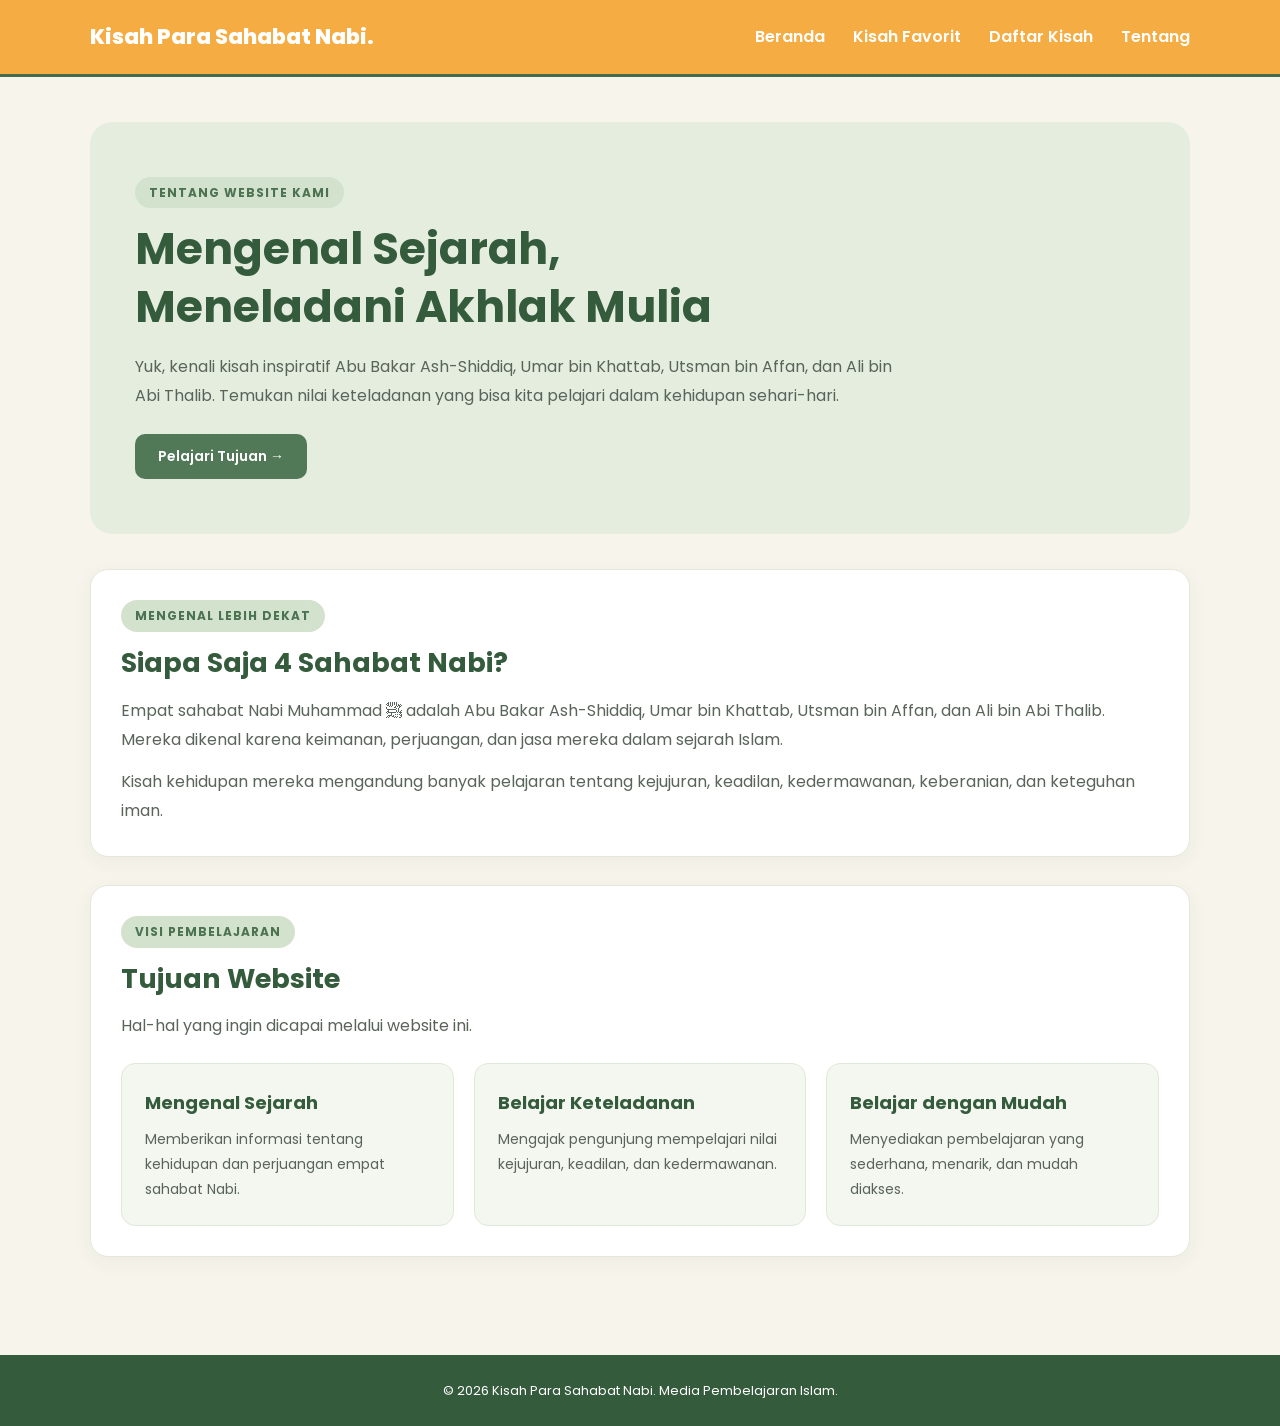
<file: tentang.html>
<!doctype html>
<html lang="en">
  <head>
    <meta charset="UTF-8" />
    <meta name="viewport" content="width=device-width, initial-scale=1.0" />
    <title>Tentang</title>
    <link rel="stylesheet" href="tentang.css" />
  </head>
  <body>
    <header class="navbar">
      <a href="index.html" class="logo"> Kisah Para Sahabat Nabi. </a>

      <nav class="nav-links">
        <a href="index.html">Beranda</a>
        <a href="index.html#kisah-favorit">Kisah Favorit</a>
        <a href="daftarkisah.html">Daftar Kisah</a>
        <a href="tentang.html">Tentang</a>
      </nav>
    </header>

    <main>
      <section class="hero">
        <div class="hero-text">
          <span class="label">TENTANG WEBSITE KAMI</span>

          <h1>
            Mengenal Sejarah,<br />
            Meneladani Akhlak Mulia
          </h1>

          <p>
            Yuk, kenali kisah inspiratif Abu Bakar Ash-Shiddiq, Umar bin
            Khattab, Utsman bin Affan, dan Ali bin Abi Thalib. Temukan nilai
            keteladanan yang bisa kita pelajari dalam kehidupan sehari-hari.
          </p>

          <button
            class="primary-btn"
            onclick="
              document
                .getElementById('tujuan')
                .scrollIntoView({ behavior: 'smooth' })
            "
          >
            Pelajari Tujuan →
          </button>
        </div>
      </section>

      <section class="content-card">
        <span class="label">MENGENAL LEBIH DEKAT</span>

        <h2>Siapa Saja 4 Sahabat Nabi?</h2>

        <p>
          Empat sahabat Nabi Muhammad ﷺ adalah Abu Bakar Ash-Shiddiq, Umar bin
          Khattab, Utsman bin Affan, dan Ali bin Abi Thalib. Mereka dikenal
          karena keimanan, perjuangan, dan jasa mereka dalam sejarah Islam.
        </p>

        <p>
          Kisah kehidupan mereka mengandung banyak pelajaran tentang kejujuran,
          keadilan, kedermawanan, keberanian, dan keteguhan iman.
        </p>
      </section>

      <section class="content-card" id="tujuan">
        <span class="label">VISI PEMBELAJARAN</span>

        <h2>Tujuan Website</h2>

        <p>Hal-hal yang ingin dicapai melalui website ini.</p>

        <div class="tujuan-grid">
          <article class="tujuan-item">
            <h3>Mengenal Sejarah</h3>
            <p>
              Memberikan informasi tentang kehidupan dan perjuangan empat
              sahabat Nabi.
            </p>
          </article>

          <article class="tujuan-item">
            <h3>Belajar Keteladanan</h3>
            <p>
              Mengajak pengunjung mempelajari nilai kejujuran, keadilan, dan
              kedermawanan.
            </p>
          </article>

          <article class="tujuan-item">
            <h3>Belajar dengan Mudah</h3>
            <p>
              Menyediakan pembelajaran yang sederhana, menarik, dan mudah
              diakses.
            </p>
          </article>
        </div>
      </section>
    </main>

    <footer>
      <p>© 2026 Kisah Para Sahabat Nabi. Media Pembelajaran Islam.</p>
    </footer>
  </body>
</html>
</file>
<file: tentang.css>
@import url("https://fonts.googleapis.com/css2?family=Poppins:wght@400;500;600;700;800&display=swap");

* {
  margin: 0;
  padding: 0;
  box-sizing: border-box;
}

body {
  font-family: "Poppins", sans-serif;
  background: #f7f5eb;
  color: #263b2c;
  line-height: 1.8;
}

a {
  text-decoration: none;
  color: inherit;
}

.navbar {
  background: #f5ad43;
  padding: 18px 7%;
  display: flex;
  align-items: center;
  justify-content: space-between;
  gap: 25px;
  flex-wrap: wrap;
  border-bottom: 3px solid #456b4b;
}

.logo {
  color: #ffffff;
  font-size: 21px;
  font-weight: 800;
  white-space: nowrap;
}

.nav-links {
  display: flex;
  align-items: center;
  gap: 28px;
  flex-wrap: wrap;
}

.nav-links a {
  color: #ffffff;
  font-weight: 600;
  transition: color 0.2s;
}

.nav-links a:hover {
  color: #355b3d;
}

main {
  width: min(1100px, 86%);
  margin: 0 auto;
  padding: 45px 0 70px;
}

.hero {
  background: #e5eddf;
  border-radius: 22px;
  padding: 55px 45px;
  margin-bottom: 35px;
}

.hero-text {
  max-width: 760px;
}

.label {
  display: inline-block;
  color: #4b7251;
  background: #d3e2cd;
  padding: 5px 14px;
  border-radius: 30px;
  font-size: 12px;
  font-weight: 700;
  letter-spacing: 1px;
  margin-bottom: 12px;
}

h1 {
  color: #355b3d;
  font-size: clamp(30px, 4vw, 44px);
  line-height: 1.3;
  margin-bottom: 18px;
}

h2 {
  color: #355b3d;
  font-size: 27px;
  line-height: 1.4;
  margin-bottom: 15px;
}

h3 {
  color: #355b3d;
  font-size: 18px;
  margin-bottom: 7px;
}

p {
  color: #59645a;
  margin-bottom: 14px;
}

.primary-btn {
  display: inline-block;
  margin-top: 10px;
  padding: 12px 23px;
  border: none;
  border-radius: 10px;
  background: #527957;
  color: white;
  font-family: inherit;
  font-size: 14px;
  font-weight: 600;
  cursor: pointer;
  transition:
    background 0.2s,
    transform 0.2s;
}

.primary-btn:hover {
  background: #355b3d;
  transform: translateY(-2px);
}

.content-card {
  background: #ffffff;
  border: 1px solid #e4e8dc;
  border-radius: 18px;
  padding: 30px;
  margin-bottom: 28px;
  box-shadow: 0 5px 20px rgba(40, 65, 40, 0.05);
}

.content-card p:last-child {
  margin-bottom: 0;
}

.tujuan-grid {
  display: grid;
  grid-template-columns: repeat(3, minmax(0, 1fr));
  gap: 20px;
  margin-top: 22px;
}

.tujuan-item {
  background: #f4f7ef;
  border: 1px solid #e0e8da;
  border-radius: 14px;
  padding: 23px;
}

.tujuan-item p {
  font-size: 14px;
  margin-bottom: 0;
}

footer {
  background: #355b3d;
  color: #ffffff;
  text-align: center;
  padding: 24px 7%;
  font-size: 13px;
}

footer p {
  color: #ffffff;
  margin: 0;
}

@media (max-width: 768px) {
  .navbar {
    padding: 16px 5%;
    flex-direction: column;
    gap: 14px;
  }

  .nav-links {
    justify-content: center;
    gap: 12px 20px;
  }

  .nav-links a {
    font-size: 13px;
  }

  main {
    width: 92%;
    padding-top: 25px;
  }

  .hero {
    padding: 30px 23px;
  }

  .content-card {
    padding: 22px;
  }

  .tujuan-grid {
    grid-template-columns: 1fr;
  }

  h2 {
    font-size: 23px;
  }
}
</file>
